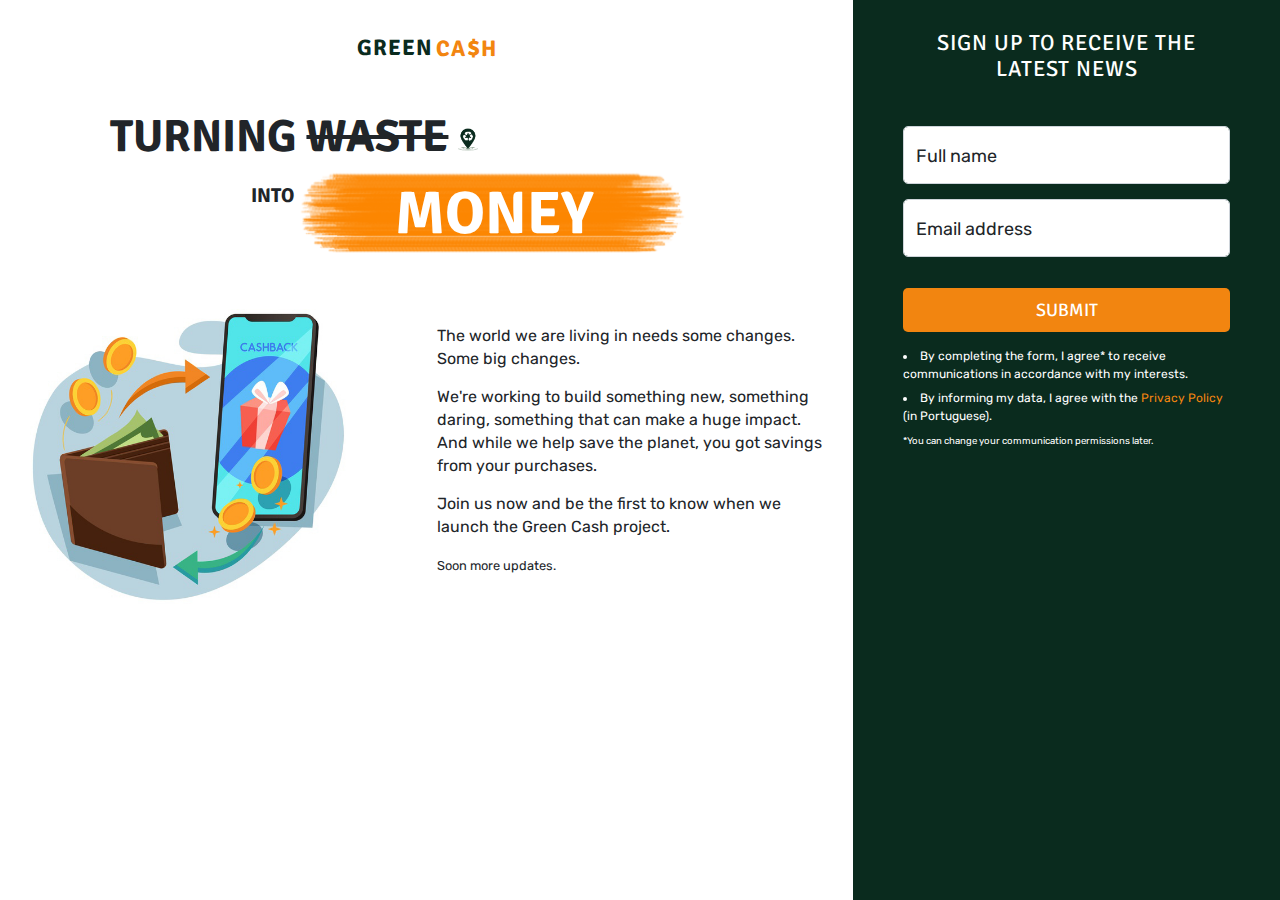
<file: public_html/index.html>
<!DOCTYPE html>
<html lang="en-US">
<head>
    <!-- Global site tag (gtag.js) - Google Analytics -->
    <script async src="https://www.googletagmanager.com/gtag/js?id=G-JMWLZPBN0B"></script>
    <script>
    window.dataLayer = window.dataLayer || [];
    function gtag(){dataLayer.push(arguments);}
    gtag('js', new Date());

    gtag('config', 'G-JMWLZPBN0B');
    </script>
    
    <meta charset="UTF-8"/>
    <meta http-equiv="X-UA-Compatible" content="IE=edge"/>
    <meta name="viewport" content="width=device-width, initial-scale=1.0"/>
    <title>Green Cash - Turning Waste into Money</title>
    <meta name="description" content="While we save the planet, you got savings from your purchases - Green Cash, turning waste into money."> <!-- Até 140 caracteres -->

    <!-- Open Graph -->
    <meta property="og:type" content="website"/>
    <meta property="og:title" content="Green Cash - Turning Waste into Money"/>
    <meta property="og:description" content="While we save the planet, you got savings from your purchases - Green Cash, turning waste into money."/>
    <meta property="og:url" content="https://greencash.tech/"/>
    <meta property="og:image" content="https://greencash.tech/assets/images/logo.jpg"/>
    <meta property="og:locale" content="pt_pt"/>

    <!-- Fonts -->
    <link rel="preconnect" href="https://fonts.googleapis.com">
    <link rel="preconnect" href="https://fonts.gstatic.com" crossorigin>

    <link href="https://fonts.googleapis.com/css2?family=Signika:wght@300;400;700&display=swap" rel="stylesheet">
    <link href="https://fonts.googleapis.com/css2?family=Rubik:wght@300;400;700&display=swap" rel="stylesheet">

    <!-- CSSs -->
    <link rel="stylesheet" href="assets/css/bootstrap.min.css" type="text/css"/>
    <link rel="stylesheet" href="assets/css/normalize-reset.css" type="text/css"/>
    <link rel="stylesheet" href="assets/css/style.css" type="text/css"/>

    <!-- Icon -->
    <link rel="icon" href="icon.png" type="image/x-icon"/>
</head>
<body>   
    <main class="page-body">
        <!-- INFO AREA -->
        <section class="info">
            <!-- Title Area -->
            <div class="title-area">
                <!-- Logo -->
                <div class="logo-wrapper">
                    <a href="index.html" class="logo" title="Home">
                        <strong class="logoFormat">
                            <span class="logoGreen">Green</span><span class="logoOrange">Ca<span class="logoMoneySign">$</span>h</span>
                        </strong>
                    </a>
                </div>
                <!-- Main Phrase -->
                <h1 class="phrase">
                    <span class="turning_waste-words">
                        Turning <bold><del>waste</del></bold>
                        <img class="recycle-icon" src="assets/images/icon1.png" alt="Recycle Icon">
                    </span>                    
                    <span class="into-word">into</span><bold class="pincel-bg">money</bold>
                </h1>
            </div>
            <!-- Description Area -->
            <div class="desc-area">
                <img class="cashback-img" src="assets/images/cashback.jpg" alt="Cashback Image" title="Cachback">
                <div class="text">
                    <p>The world we are living in needs some changes. Some big changes.</p>
                    <p>We're working to build something new, something daring, something that can make a huge impact. And while we help save the planet, you got savings from your purchases.</p>
                    <p>Join us now and be the first to know when we launch the Green Cash project.</p>
                    <p><small>Soon more updates.</small></p>
                </div>
            </div>
        </section>
        <!-- FORM -->
        <section class="form">
            <!-- Form Title -->
            <div class="form-wrapper">
                <h2 class="form-title">Sign up to receive the latest news</h2>
                <form method="POST" action="receive.php">
                    <!-- Name -->
                    <div class="form-floating">
                        <input type="text" name="name" class="form-control input-style" id="floatingText" placeholder="Full name" required minlength="2" maxlength="60">
                        <label for="floatingText">Full name</label>
                    </div>
                    <!-- E-mail -->
                    <div class="form-floating mb-3">
                        <input type="email" name="email" class="form-control input-style" id="floatingInput" placeholder="name@example.com" required>
                        <label for="floatingInput">Email address</label>
                    </div>
                    <!-- Submit Button -->
                    <input type="submit" class="btn-submit" value="Submit">
                    <!-- Agreements -->
                    <div class="agreements">
                        <ul>
                            <li>By completing the form, I agree* to receive communications in accordance with my interests.</li>
                            <li>By informing my data, I agree with the <a href="privacy-policy-pt-pt.html" title="Green Cash - Privacy Policy (PT-PT)" target="_blank">Privacy Policy</a> (in Portuguese).</li>
                            <li><small>*You can change your communication permissions later.</small></li>
                        </ul>
                    </div>
                </form>
            </div>
        </section>
    </main>
    <!-- Script Bootstrap -->
    <script type="module" src="assets/js/bootstrap.bundle.min.js"></script>
</body>
</html>
</file>
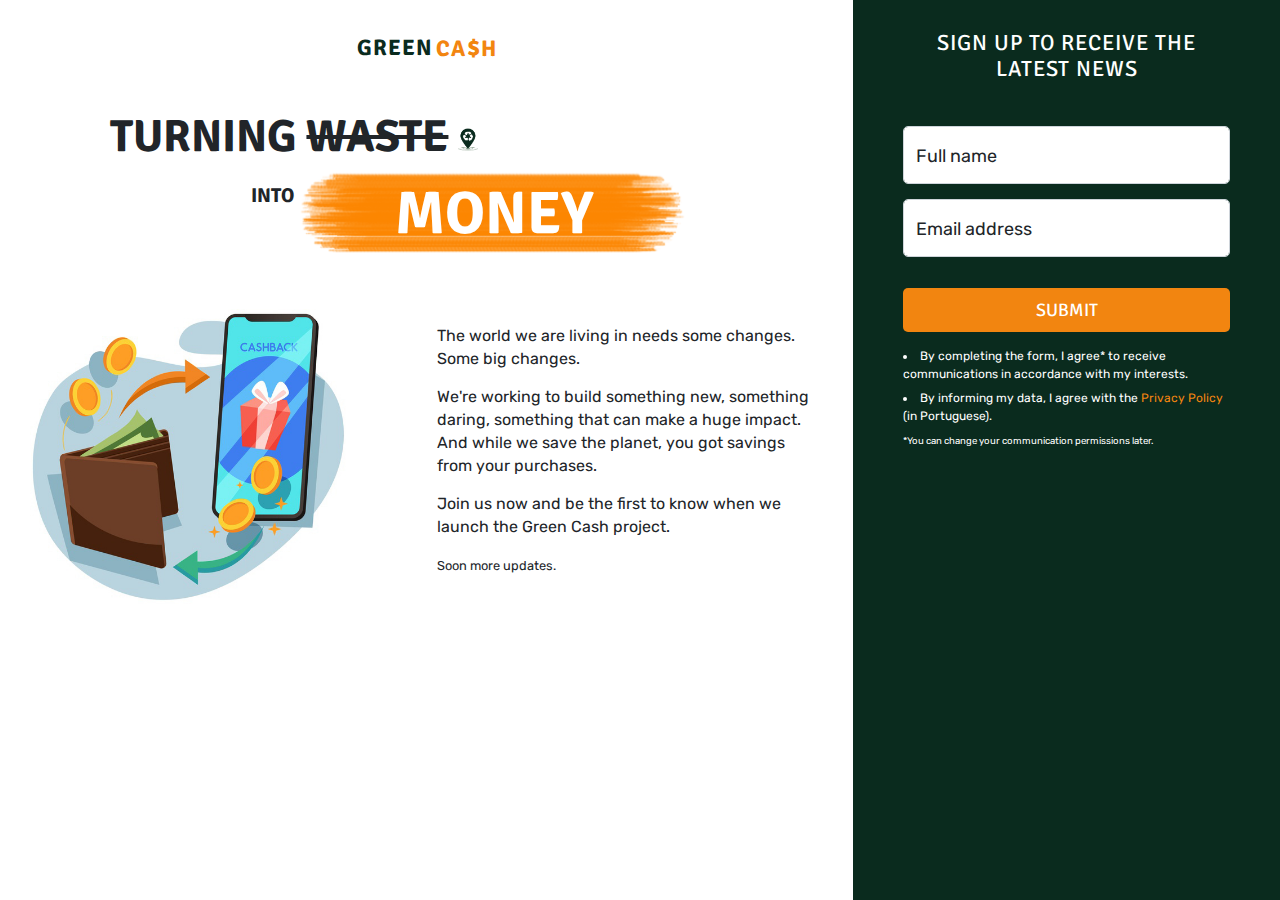
<file: main-site/public_html/index.html>
<!DOCTYPE html>
<html lang="en-US">
<head>
    <!-- Global site tag (gtag.js) - Google Analytics -->
    <script async src="https://www.googletagmanager.com/gtag/js?id=G-JMWLZPBN0B"></script>
    <script>
    window.dataLayer = window.dataLayer || [];
    function gtag(){dataLayer.push(arguments);}
    gtag('js', new Date());

    gtag('config', 'G-JMWLZPBN0B');
    </script>
    
    <meta charset="UTF-8"/>
    <meta http-equiv="X-UA-Compatible" content="IE=edge"/>
    <meta name="viewport" content="width=device-width, initial-scale=1.0"/>
    <title>Green Cash - Turning Waste into Money</title>
    <meta name="description" content="While we save the planet, you got savings from your purchases - Green Cash, turning waste into money."> <!-- Até 140 caracteres -->

    <!-- Open Graph -->
    <meta property="og:type" content="website"/>
    <meta property="og:title" content="Green Cash - Turning Waste into Money"/>
    <meta property="og:description" content="While we save the planet, you got savings from your purchases - Green Cash, turning waste into money."/>
    <meta property="og:url" content="https://greencash.tech/"/>
    <meta property="og:image" content="https://greencash.tech/assets/images/logo.jpg"/>
    <meta property="og:locale" content="pt_pt"/>

    <!-- Fonts -->
    <link rel="preconnect" href="https://fonts.googleapis.com">
    <link rel="preconnect" href="https://fonts.gstatic.com" crossorigin>

    <link href="https://fonts.googleapis.com/css2?family=Signika:wght@300;400;700&display=swap" rel="stylesheet">
    <link href="https://fonts.googleapis.com/css2?family=Rubik:wght@300;400;700&display=swap" rel="stylesheet">

    <!-- CSSs -->
    <link rel="stylesheet" href="assets/css/bootstrap.min.css" type="text/css"/>
    <link rel="stylesheet" href="assets/css/normalize-reset.css" type="text/css"/>
    <link rel="stylesheet" href="assets/css/style.css" type="text/css"/>

    <!-- Icon -->
    <link rel="icon" href="icon.png" type="image/x-icon"/>
</head>
<body>   
    <main class="page-body">
        <!-- INFO AREA -->
        <section class="info">
            <!-- Title Area -->
            <div class="title-area">
                <!-- Logo -->
                <div class="logo-wrapper">
                    <a href="index.html" class="logo" title="Home">
                        <strong class="logoFormat">
                            <span class="logoGreen">Green</span><span class="logoOrange">Ca<span class="logoMoneySign">$</span>h</span>
                        </strong>
                    </a>
                </div>
                <!-- Main Phrase -->
                <h1 class="phrase">
                    <span class="turning_waste-words">
                        Turning <bold><del>waste</del></bold>
                        <img class="recycle-icon" src="assets/images/icon1.png" alt="Recycle Icon">
                    </span>                    
                    <span class="into-word">into</span><bold class="pincel-bg">money</bold>
                </h1>
            </div>
            <!-- Description Area -->
            <div class="desc-area">
                <img class="cashback-img" src="assets/images/cashback.jpg" alt="Cashback Image" title="Cachback">
                <div class="text">
                    <p>The world we are living in needs some changes. Some big changes.</p>
                    <p>We're working to build something new, something daring, something that can make a huge impact. And while we save the planet, you got savings from your purchases.</p>
                    <p>Join us now and be the first to know when we launch the Green Cash project.</p>
                    <p><small>Soon more updates.</small></p>
                </div>
            </div>
        </section>
        <!-- FORM -->
        <section class="form">
            <!-- Form Title -->
            <div class="form-wrapper">
                <h2 class="form-title">Sign up to receive the latest news</h2>
                <form method="POST" action="receive.php">
                    <!-- Name -->
                    <div class="form-floating">
                        <input type="text" name="name" class="form-control input-style" id="floatingText" placeholder="Full name" required minlength="2" maxlength="60">
                        <label for="floatingText">Full name</label>
                    </div>
                    <!-- E-mail -->
                    <div class="form-floating mb-3">
                        <input type="email" name="email" class="form-control input-style" id="floatingInput" placeholder="name@example.com" required>
                        <label for="floatingInput">Email address</label>
                    </div>
                    <!-- Submit Button -->
                    <input type="submit" class="btn-submit" value="Submit">
                    <!-- Agreements -->
                    <div class="agreements">
                        <ul>
                            <li>By completing the form, I agree* to receive communications in accordance with my interests.</li>
                            <li>By informing my data, I agree with the <a href="privacy-policy-pt-pt.html" title="Green Cash - Privacy Policy (PT-PT)" target="_blank">Privacy Policy</a> (in Portuguese).</li>
                            <li><small>*You can change your communication permissions later.</small></li>
                        </ul>
                    </div>
                </form>
            </div>
        </section>
    </main>
    <!-- Script Bootstrap -->
    <script type="module" src="assets/js/bootstrap.bundle.min.js"></script>
</body>
</html>
</file>
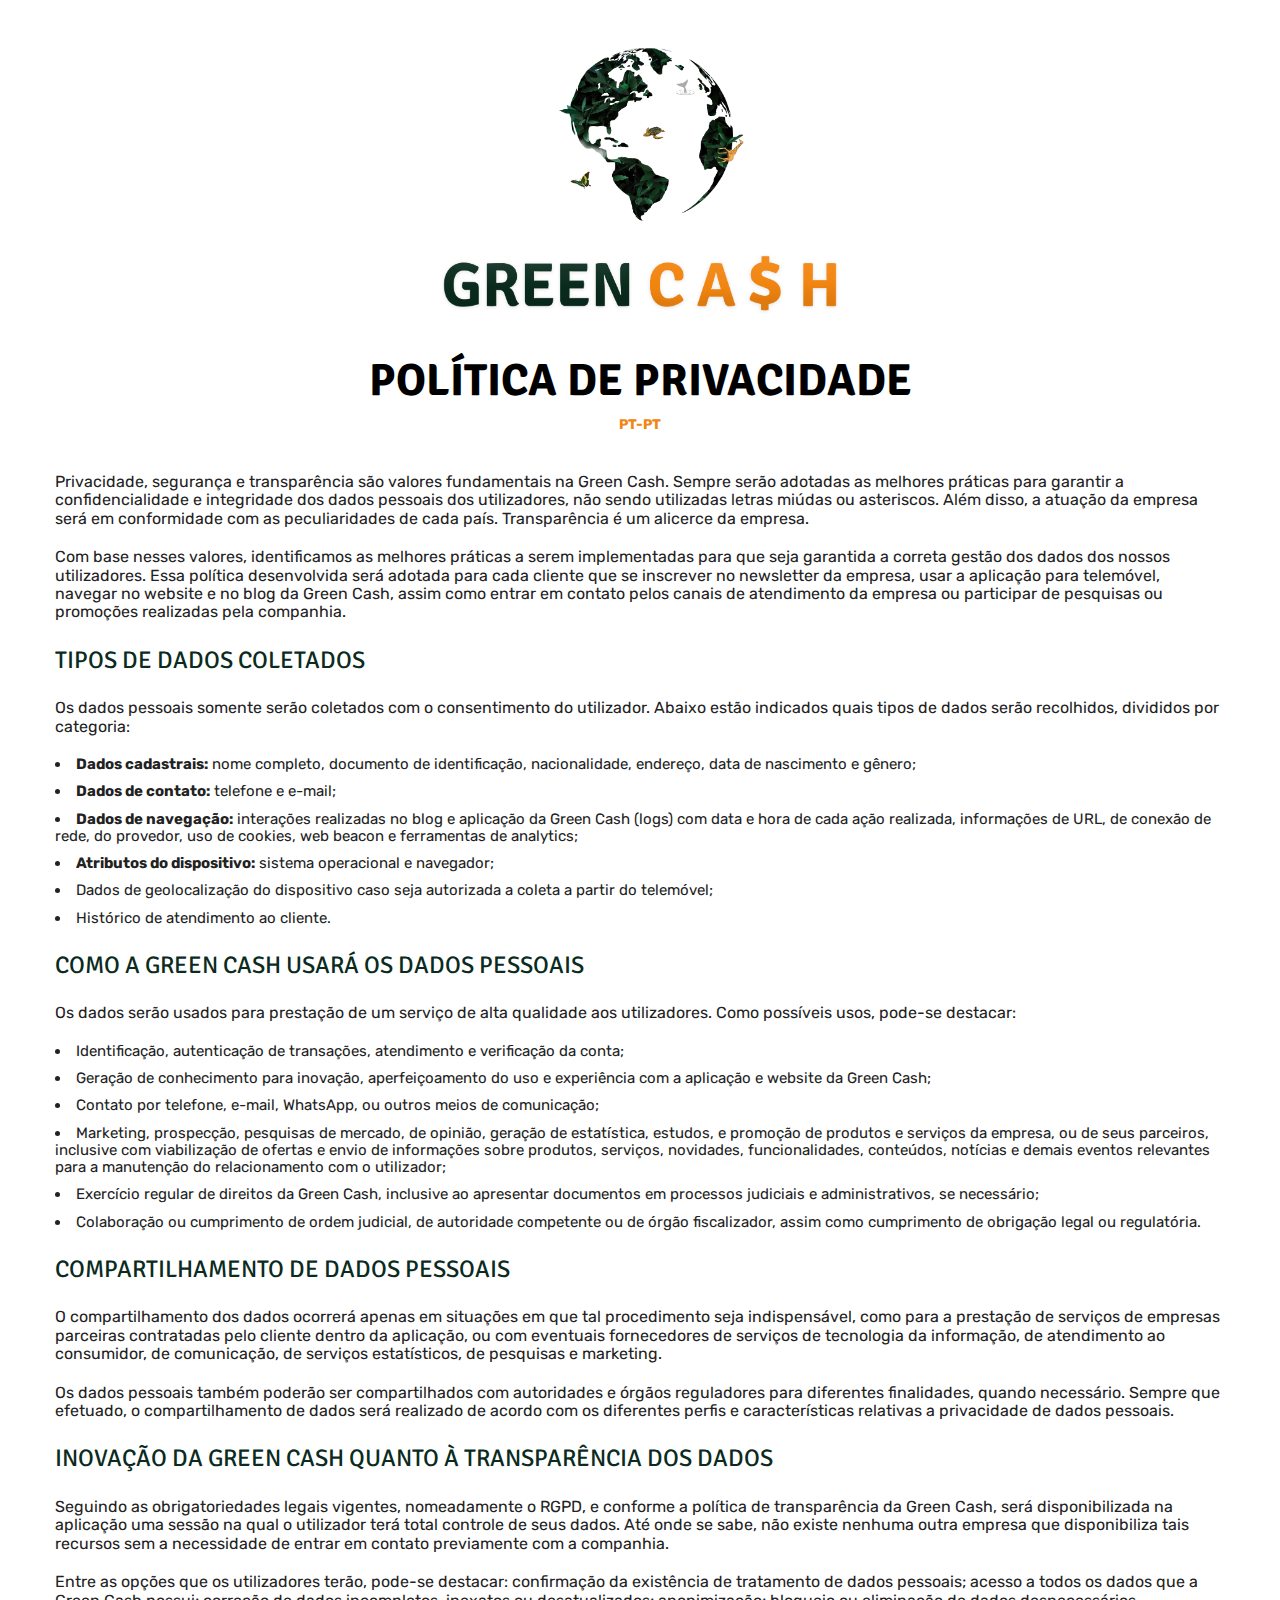
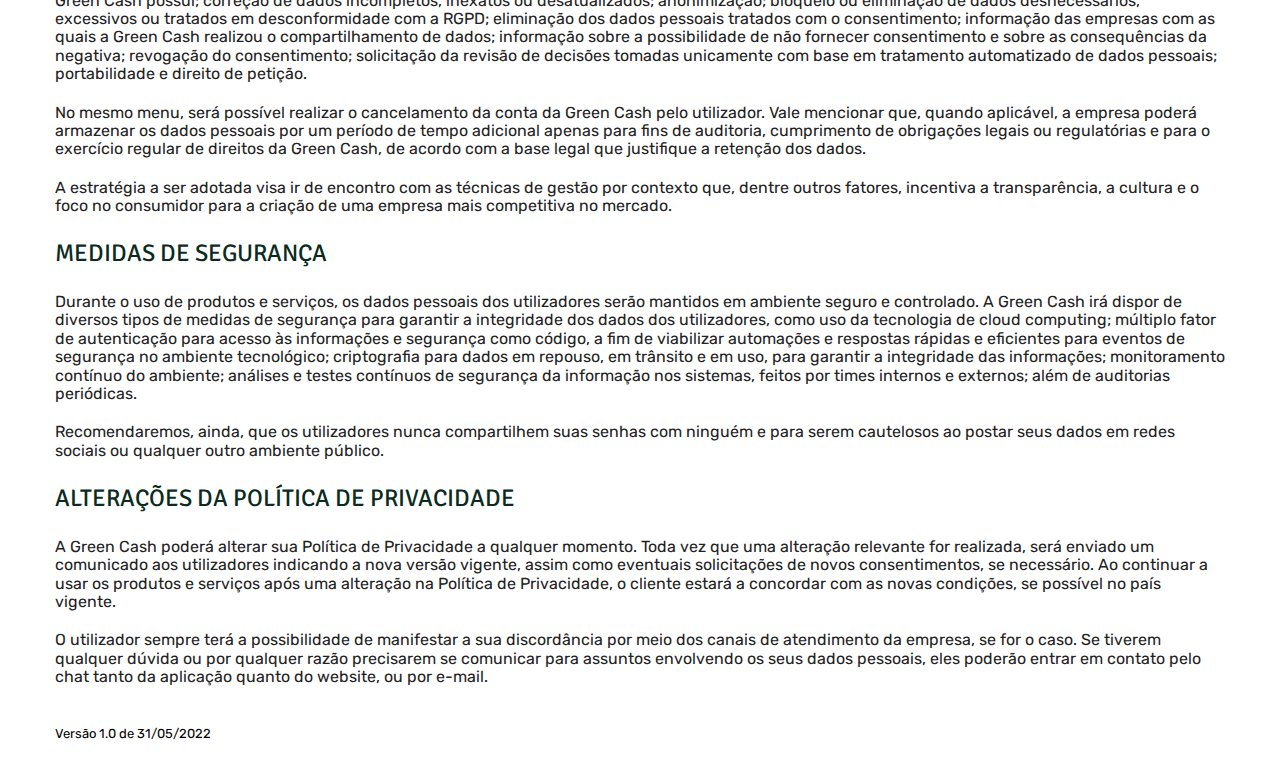
<file: public_html/privacy-policy-pt-pt.html>
<!DOCTYPE html>
<html lang="pt-PT">
<head>

    <!-- Global site tag (gtag.js) - Google Analytics -->
    <script async src="https://www.googletagmanager.com/gtag/js?id=G-JMWLZPBN0B"></script>
    <script>
    window.dataLayer = window.dataLayer || [];
    function gtag(){dataLayer.push(arguments);}
    gtag('js', new Date());

    gtag('config', 'G-JMWLZPBN0B');
    </script>
    
    <meta charset="UTF-8"/>
    <meta http-equiv="X-UA-Compatible" content="IE=edge"/>
    <meta name="viewport" content="width=device-width, initial-scale=1.0"/>
    <title>Green Cash - Política de Privacidade</title>
    <meta name="description" content="Green Cash - Política de Privacidade (PT-PT)">

    <!-- Open Graph -->
    <meta property="og:type" content="website"/>
    <meta property="og:title" content="Green Cash - Política de Privacidade (PT-PT)"/>
    <meta property="og:description" content="While we save the planet, you got savings from your purchases - Green Cash, turning waste into money."/>
    <meta property="og:url" content="https://greencash.tech/privacy-policy-pt-pt.html"/>
    <meta property="og:image" content="https://greencash.tech/assets/images/logo.jpg"/>
    <meta property="og:locale" content="pt_pt"/>

    <!-- Fonts -->
    <link rel="preconnect" href="https://fonts.googleapis.com">
    <link rel="preconnect" href="https://fonts.gstatic.com" crossorigin>

    <link href="https://fonts.googleapis.com/css2?family=Signika:wght@300;400;700&display=swap" rel="stylesheet">
    <link href="https://fonts.googleapis.com/css2?family=Rubik:wght@300;400;700&display=swap" rel="stylesheet">

    <!-- CSSs -->
    <link rel="stylesheet" href="assets/css/normalize-reset.css" type="text/css"/>
    <link rel="stylesheet" href="assets/css/privacy-policy.css" type="text/css"/>

    <!-- Icon -->
    <link rel="icon" href="icon.png" type="image/x-icon"/>
</head>
<body>   
    <main class="center">
        <article class="container">
            <!-- TITLE -->
            <div class="title center">
                <a href="index.html" class="logo" title="Home"><img class="img" src="assets/images/logo-transparent.png" alt="Logo - Ir para Home"></a>
                <h1>Política de Privacidade</h1>
                <span class="lang">pt-pt</span>
            </div>
            <!-- TOPICS -->
            <div class="topics">
                <!-- Introduction -->
                <p>Privacidade, segurança e transparência são valores fundamentais na Green Cash. Sempre serão adotadas as melhores práticas para garantir a confidencialidade e integridade dos dados pessoais dos utilizadores, não sendo utilizadas letras miúdas ou asteriscos. Além disso, a atuação da empresa será em conformidade com as peculiaridades de cada país. Transparência é um alicerce da empresa.</p>
                <p>Com base nesses valores, identificamos as melhores práticas a serem implementadas para que seja garantida a correta gestão dos dados dos nossos utilizadores. Essa política desenvolvida será adotada para cada cliente que se inscrever no newsletter da empresa, usar a aplicação para telemóvel, navegar no website e no blog da Green Cash, assim como entrar em contato pelos canais de atendimento da empresa ou participar de pesquisas ou promoções realizadas pela companhia.</p>
                <!-- Data type collected -->
                <h2>Tipos de dados coletados</h2>
                <p>Os dados pessoais somente serão coletados com o consentimento do utilizador. Abaixo estão indicados quais tipos de dados serão recolhidos, divididos por categoria:</p>
                <ul>
                    <li><strong>Dados cadastrais:</strong> nome completo, documento de identificação, nacionalidade, endereço, data de nascimento e gênero;</li>
                    <li><strong>Dados de contato:</strong> telefone e e-mail;</li>
                    <li><strong>Dados de navegação:</strong> interações realizadas no blog e aplicação da Green Cash (logs) com data e hora de cada ação realizada, informações de URL, de conexão de rede, do provedor, uso de cookies, web beacon e ferramentas de analytics;</li>
                    <li><strong>Atributos do dispositivo:</strong> sistema operacional e navegador;</li>
                    <li>Dados de geolocalização do dispositivo caso seja autorizada a coleta a partir do telemóvel;</li>
                    <li>Histórico de atendimento ao cliente.</li>
                </ul>
                <!-- How the will use those data -->
                <h2>Como a Green Cash usará os dados pessoais</h2>
                <p>Os dados serão usados para prestação de um serviço de alta qualidade aos utilizadores. Como possíveis usos, pode-se destacar:</p>
                <ul>
                    <li>Identificação, autenticação de transações, atendimento e verificação da conta;</li>
                    <li>Geração de conhecimento para inovação, aperfeiçoamento do uso e experiência com a aplicação e website da Green Cash;</li>
                    <li>Contato por telefone, e-mail, WhatsApp, ou outros meios de comunicação;</li>
                    <li>Marketing, prospecção, pesquisas de mercado, de opinião, geração de estatística, estudos, e promoção de produtos e serviços da empresa, ou de seus parceiros, inclusive com viabilização de ofertas e envio de informações sobre produtos, serviços, novidades, funcionalidades, conteúdos, notícias e demais eventos relevantes para a manutenção do relacionamento com o utilizador;</li>
                    <li>Exercício regular de direitos da Green Cash, inclusive ao apresentar documentos em processos judiciais e administrativos, se necessário;</li>
                    <li>Colaboração ou cumprimento de ordem judicial, de autoridade competente ou de órgão fiscalizador, assim como cumprimento de obrigação legal ou regulatória.</li>
                </ul>
                <!-- Sharing data -->
                <h2>Compartilhamento de dados pessoais</h2>
                <p>O compartilhamento dos dados ocorrerá apenas em situações em que tal procedimento seja indispensável, como para a prestação de serviços de empresas parceiras contratadas pelo cliente dentro da aplicação, ou com eventuais fornecedores de serviços de tecnologia da informação, de atendimento ao consumidor, de comunicação, de serviços estatísticos, de pesquisas e marketing.</p>
                <p>Os dados pessoais também poderão ser compartilhados com autoridades e órgãos reguladores para diferentes finalidades, quando necessário. Sempre que efetuado, o compartilhamento de dados será realizado de acordo com os diferentes perfis e características relativas a privacidade de dados pessoais.</p>
                <!-- Our Inovation on Data Transparency -->
                <h2>Inovação da Green Cash quanto à transparência dos dados</h2>
                <p>Seguindo as obrigatoriedades legais vigentes, nomeadamente o RGPD, e conforme a política de transparência da Green Cash, será disponibilizada na aplicação uma sessão na qual o utilizador terá total controle de seus dados. Até onde se sabe, não existe nenhuma outra empresa que disponibiliza tais recursos sem a necessidade de entrar em contato previamente com a companhia.</p>
                <p>Entre as opções que os utilizadores terão, pode-se destacar: confirmação da existência de tratamento de dados pessoais; acesso a todos os dados que a Green Cash possui; correção de dados incompletos, inexatos ou desatualizados; anonimização; bloqueio ou eliminação de dados desnecessários, excessivos ou tratados em desconformidade com a RGPD; eliminação dos dados pessoais tratados com o consentimento; informação das empresas com as quais a Green Cash realizou o compartilhamento de dados; informação sobre a possibilidade de não fornecer consentimento e sobre as consequências da negativa; revogação do consentimento; solicitação da revisão de decisões tomadas unicamente com base em tratamento automatizado de dados pessoais; portabilidade e direito de petição.</p>
                <p>No mesmo menu, será possível realizar o cancelamento da conta da Green Cash pelo utilizador. Vale mencionar que, quando aplicável, a empresa poderá armazenar os dados pessoais por um período de tempo adicional apenas para fins de auditoria, cumprimento de obrigações legais ou regulatórias e para o exercício regular de direitos da Green Cash, de acordo com a base legal que justifique a retenção dos dados.</p>
                <p>A estratégia a ser adotada visa ir de encontro com as técnicas de gestão por contexto que, dentre outros fatores, incentiva a transparência, a cultura e o foco no consumidor para a criação de uma empresa mais competitiva no mercado.</p>
                <!-- Securiry Methods -->
                <h2>Medidas de segurança</h2>
                <p>Durante o uso de produtos e serviços, os dados pessoais dos utilizadores serão mantidos em ambiente seguro e controlado. A Green Cash irá dispor de diversos tipos de medidas de segurança para garantir a integridade dos dados dos utilizadores, como uso da tecnologia de cloud computing; múltiplo fator de autenticação para acesso às informações e segurança como código, a fim de viabilizar automações e respostas rápidas e eficientes para eventos de segurança no ambiente tecnológico; criptografia para dados em repouso, em trânsito e em uso, para garantir a integridade das informações; monitoramento contínuo do ambiente; análises e testes contínuos de segurança da informação nos sistemas, feitos por times internos e externos; além de auditorias periódicas.</p>
                <p>Recomendaremos, ainda, que os utilizadores nunca compartilhem suas senhas com ninguém e para serem cautelosos ao postar seus dados em redes sociais ou qualquer outro ambiente público.</p>
                <!-- Policy Privacy Changes -->
                <h2>Alterações da política de privacidade</h2>
                <p>A Green Cash poderá alterar sua Política de Privacidade a qualquer momento. Toda vez que uma alteração relevante for realizada, será enviado um comunicado aos utilizadores indicando a nova versão vigente, assim como eventuais solicitações de novos consentimentos, se necessário. Ao continuar a usar os produtos e serviços após uma alteração na Política de Privacidade, o cliente estará a concordar com as novas condições, se possível no país vigente.</p>
                <p>O utilizador sempre terá a possibilidade de manifestar a sua discordância por meio dos canais de atendimento da empresa, se for o caso. Se tiverem qualquer dúvida ou por qualquer razão precisarem se comunicar para assuntos envolvendo os seus dados pessoais, eles poderão entrar em contato pelo chat tanto da aplicação quanto do website, ou por e-mail.</p>
            </div>
        </article>
        <div class="container version">
            <span>Versão 1.0 de 31/05/2022</span>
        </div>      
    </main>
</body>
</html>
</file>
<file: public_html/assets/css/style.css>
/* INDEX PAGE CSS FILE */

/* GENERAL */
:root {

    --color-green: #0a2b1e;
    --color-orange: #f28510;

    --radius-default: 5px;
    --section-padding-default: 30px;
    --header-height: 54.52px;

    --font-title: 'Signika', sans-serif;
    --font-text: 'Rubik', sans-serif;
}

body {

    font-size: 18px;
    font-family: var(--font-text);
    overflow-x: hidden;
}


/* MAIN */

.page-body {

    width: 100%;
    height: 100vh;
    display: grid;
    gap: 0px;
    grid-template-columns: 2fr 1fr;
}

.info {

    grid-column: 1 / 2;
    background-color: #fff;
    padding: var(--section-padding-default);
    padding-bottom: 0px;
    max-width: 960px;
    margin: 0 auto;
}

.title-area {   
    text-align: center;
    margin-bottom: 45px;
}

/* Logo */
.logo-wrapper {

    padding-bottom: 13px;
    display: flex;
    justify-content: center;
}

.logo {

    font-family: var(--font-title);
    font-weight: 700;
    text-transform: uppercase;
    font-size: 1.4rem;
    letter-spacing: 1px;
}

.logo .logoFormat {
    display: flex;
    align-items: center;
}

.logoGreen {
    color: var(--color-green);
    margin-right: 3px;
}

.logoOrange {
    color: var(--color-orange);
}

.logo .logoMoneySign {
    margin-left: 1.2px;
    font-size: 1.55rem;
}

/* Main Phrase */
.phrase {

    text-transform: uppercase;
    font-size: 45px;
    font-weight: 700;
    font-family: var(--font-title);
    display: grid;
    grid-template-columns: repeat(3, 1fr);
    margin-top: 30px;
}

.turning_waste-words {
    grid-column: 1 / 3;
}

.into-word {

    grid-column: 1 / 2;
    font-size: 20px;
    margin-top: 20px;
    justify-self: flex-end;
}

.recycle-icon {

    display: inline-block;
    width: 20px;
    height: auto;
}

.pincel-bg {

    grid-column: 2 / 4;
    display: block;
    background-position: center;
    background-repeat: no-repeat;
    background-size: cover;
    background-image: url("../images/bg1.png");
    width: 400px;
    height: 100px;
    color: #fff; 
    font-size: 60px; 
    display: flex;
    justify-content: center;
    align-items: center; 
}

/* DESCRIPTION */
.desc-area {

    display: grid;
    gap: 20px;
    grid-template-columns: 1fr 1fr;    
}

.cashback-img {
    width: 320px;
}

p {

    font-size: 16px;
    margin-top: 15px;
    line-height: 23px;
}

/* FORM */
.form-wrapper {
    max-width: 500px;
    margin: 0 auto;
}

.form {

    grid-column: 2 / 3;
    background-color: var(--color-green);
    padding: var(--section-padding-default) 50px;
    font-family: var(--font-text) !important;
    text-align: center;
}

.form h2 {

    text-transform: uppercase;
    color: #fff;
    margin-bottom: 43px;
    font-family: var(--font-title);
    font-size: 22px;
    letter-spacing: 1px;
}

/* Inputs fields */
.input-style {
    margin-bottom: 15px;
    border-radius: var(--radius-default);
}

.btn-submit {

    margin: 15px 0px;
    border: 0;
    border-radius: var(--radius-default);
    background-color: var(--color-orange);
    outline: none;
    width: 100%;
    padding: 12px;
    text-transform: uppercase;
    color: #fff;
    font-family: var(--font-title);
    transition: all .5s ease;
}

.btn-submit:hover {
    background-color: #cf6b00;
}

/* Agreements */
.agreements ul {

    font-size: 12px;
    color: #fff;
    text-align: left;
    list-style: disc;
    list-style-position: inside;
}

.agreements ul li {
    margin-bottom: 6px;
}

.agreements ul li:last-child {
    list-style: none;
}

.agreements ul li a {
    color: var(--color-orange);
}

.agreements ul li a:hover {
    text-decoration: underline;
}


/* MEDIA QUERIES */

@media (max-width: 1100px) {

    /* General */
    .page-body {
        display: block;
        height: fit-content;
    }

    /* Info */
    .info {        
        margin-bottom: 30px;
    }
}

@media (max-width: 712px) {

    /* Main Phrase */
    .phrase {
        display: block;
    }

    .recycle-icon { 
        display: none;
    }

    .pincel-bg {
       margin: 0 auto;
    }

    /* Description */
    .desc-area {

        display: flex;
        flex-direction: column;
        align-items: center;
    }
    
    .cashback-img {
        width: 240px;
    }
}

@media (max-width: 460px) {

    /* Info */
    .info {
        padding: 15px;
    }

    /* Main Phrase */
    .phrase {
        font-size: 35px;
        display: block;
    }

    .into-word {
        margin-top: 0px;
    }

    .pincel-bg {

        font-size: 50px;
        width: 300px;
        height: auto;
    }

    /* Form */
    .form {
        padding-left: 15px;
        padding-right: 15px;
    }
}

@media (max-width: 375px) {

    /* Main Phrase */
    .phrase {
        font-size: 30px;
    }

    .pincel-bg {
        font-size: 40px;
        width: 240px;
    }
}
</file>
<file: main-site/public_html/assets/css/style.css>
/* INDEX PAGE CSS FILE */

/* GENERAL */
:root {

    --color-green: #0a2b1e;
    --color-orange: #f28510;

    --radius-default: 5px;
    --section-padding-default: 30px;
    --header-height: 54.52px;

    --font-title: 'Signika', sans-serif;
    --font-text: 'Rubik', sans-serif;
}

body {

    font-size: 18px;
    font-family: var(--font-text);
    overflow-x: hidden;
}


/* MAIN */

.page-body {

    width: 100%;
    height: 100vh;
    display: grid;
    gap: 0px;
    grid-template-columns: 2fr 1fr;
}

.info {

    grid-column: 1 / 2;
    background-color: #fff;
    padding: var(--section-padding-default);
    padding-bottom: 0px;
    max-width: 960px;
    margin: 0 auto;
}

.title-area {   
    text-align: center;
    margin-bottom: 45px;
}

/* Logo */
.logo-wrapper {

    padding-bottom: 13px;
    display: flex;
    justify-content: center;
}

.logo {

    font-family: var(--font-title);
    font-weight: 700;
    text-transform: uppercase;
    font-size: 1.4rem;
    letter-spacing: 1px;
}

.logo .logoFormat {
    display: flex;
    align-items: center;
}

.logoGreen {
    color: var(--color-green);
    margin-right: 3px;
}

.logoOrange {
    color: var(--color-orange);
}

.logo .logoMoneySign {
    margin-left: 1.2px;
    font-size: 1.55rem;
}

/* Main Phrase */
.phrase {

    text-transform: uppercase;
    font-size: 45px;
    font-weight: 700;
    font-family: var(--font-title);
    display: grid;
    grid-template-columns: repeat(3, 1fr);
    margin-top: 30px;
}

.turning_waste-words {
    grid-column: 1 / 3;
}

.into-word {

    grid-column: 1 / 2;
    font-size: 20px;
    margin-top: 20px;
    justify-self: flex-end;
}

.recycle-icon {

    display: inline-block;
    width: 20px;
    height: auto;
}

.pincel-bg {

    grid-column: 2 / 4;
    display: block;
    background-position: center;
    background-repeat: no-repeat;
    background-size: cover;
    background-image: url("../images/bg1.png");
    width: 400px;
    height: 100px;
    color: #fff; 
    font-size: 60px; 
    display: flex;
    justify-content: center;
    align-items: center; 
}

/* DESCRIPTION */
.desc-area {

    display: grid;
    gap: 20px;
    grid-template-columns: 1fr 1fr;    
}

.cashback-img {
    width: 320px;
}

p {

    font-size: 16px;
    margin-top: 15px;
    line-height: 23px;
}

/* FORM */
.form-wrapper {
    max-width: 500px;
    margin: 0 auto;
}

.form {

    grid-column: 2 / 3;
    background-color: var(--color-green);
    padding: var(--section-padding-default) 50px;
    font-family: var(--font-text) !important;
    text-align: center;
}

.form h2 {

    text-transform: uppercase;
    color: #fff;
    margin-bottom: 43px;
    font-family: var(--font-title);
    font-size: 22px;
    letter-spacing: 1px;
}

/* Inputs fields */
.input-style {
    margin-bottom: 15px;
    border-radius: var(--radius-default);
}

.btn-submit {

    margin: 15px 0px;
    border: 0;
    border-radius: var(--radius-default);
    background-color: var(--color-orange);
    outline: none;
    width: 100%;
    padding: 12px;
    text-transform: uppercase;
    color: #fff;
    font-family: var(--font-title);
    transition: all .5s ease;
}

.btn-submit:hover {
    background-color: #cf6b00;
}

/* Agreements */
.agreements ul {

    font-size: 12px;
    color: #fff;
    text-align: left;
    list-style: disc;
    list-style-position: inside;
}

.agreements ul li {
    margin-bottom: 6px;
}

.agreements ul li:last-child {
    list-style: none;
}

.agreements ul li a {
    color: var(--color-orange);
}

.agreements ul li a:hover {
    text-decoration: underline;
}


/* MEDIA QUERIES */

@media (max-width: 1100px) {

    /* General */
    .page-body {
        display: block;
        height: fit-content;
    }

    /* Info */
    .info {        
        margin-bottom: 30px;
    }
}

@media (max-width: 712px) {

    /* Main Phrase */
    .phrase {
        display: block;
    }

    .recycle-icon { 
        display: none;
    }

    .pincel-bg {
       margin: 0 auto;
    }

    /* Description */
    .desc-area {

        display: flex;
        flex-direction: column;
        align-items: center;
    }
    
    .cashback-img {
        width: 240px;
    }
}

@media (max-width: 460px) {

    /* Info */
    .info {
        padding: 15px;
    }

    /* Main Phrase */
    .phrase {
        font-size: 35px;
        display: block;
    }

    .into-word {
        margin-top: 0px;
    }

    .pincel-bg {

        font-size: 50px;
        width: 300px;
        height: auto;
    }

    /* Form */
    .form {
        padding-left: 15px;
        padding-right: 15px;
    }
}

@media (max-width: 375px) {

    /* Main Phrase */
    .phrase {
        font-size: 30px;
    }

    .pincel-bg {
        font-size: 40px;
        width: 240px;
    }
}
</file>
<file: public_html/assets/css/privacy-policy.css>
/* PRIVACY POLICY PAGE */

/* General */
:root {

    --color-green: #0a2b1e;
    --color-orange: #f28510;

    --radius-default: 5px;
    --section-padding-default: 30px;
    --header-height: 54.52px;

    --font-title: 'Signika', sans-serif;
    --font-text: 'Rubik', sans-serif;
}

.container {

    margin: 0 auto;
    max-width: 1200px;
    padding: 0 15px;
}

.center {
    
    display: flex;
    flex-direction: column;
    align-items: center;
}

/* Logo */
.logo .img {
    max-width: 400px;
}

/* Title */
.title {
    margin: 40px 0px;
}


h1 {

    font-family: var(--font-title);
    font-size: 45px;
    font-weight: 700;
    text-transform: uppercase;
    margin-top: 40px;
    margin-bottom: 10px;
    text-align: center;
}

.lang {

    color: var(--color-orange);
    text-transform: uppercase;
    font-family: var(--font-text);
    font-size: 14px;
    font-weight: 700;
}

/* Topics */
.topics {
    font-family: var(--font-text);
    color: #222;
}

.topics h2 {

    font-family: var(--font-title);
    font-size: 24px;
    text-transform: uppercase;
    color: var(--color-green);
    margin: 25px 0px;
    text-align: left;
}

.topics p {
    font-size: 16px;
    margin-bottom: 20px;
}

.topics ul li {

    font-size: 15px;
    list-style: disc;
    list-style-position: inside;
    margin-bottom: 10px;
}

/* Privacy Policy Version */
.version {

    width: 100%;
    font-family: var(--font-text);
    font-size: 13px;
    margin: 20px 15px;
}


/* MEDIA QUERIES */

@media (max-width: 400px) {

    h1 {
        font-size: 38px;
    }
}
</file>
